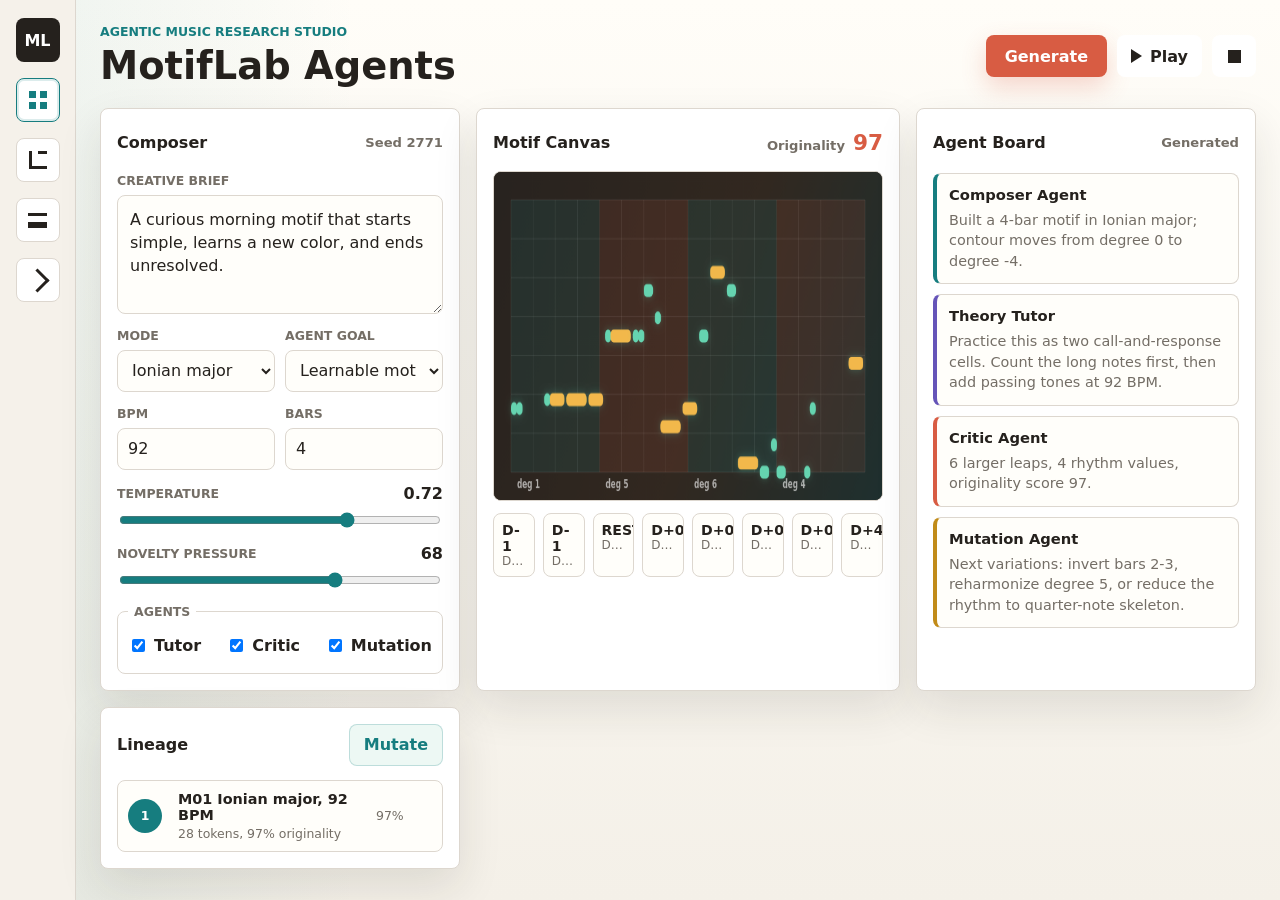
<file: index.html>
<!doctype html>
<html lang="en">
  <head>
    <meta charset="utf-8">
    <meta name="viewport" content="width=device-width, initial-scale=1">
    <title>MotifLab Agents</title>
    <link rel="stylesheet" href="styles.css">
  </head>
  <body>
    <main class="app-shell">
      <aside class="rail" aria-label="Project navigation">
        <div class="brand-mark">ML</div>
        <button class="rail-button active" title="Studio" aria-label="Studio">
          <span class="icon-grid"></span>
        </button>
        <button class="rail-button" title="Lineage" aria-label="Lineage">
          <span class="icon-branch"></span>
        </button>
        <button class="rail-button" title="Library" aria-label="Library">
          <span class="icon-stack"></span>
        </button>
        <button class="rail-button" title="Export" aria-label="Export">
          <span class="icon-arrow"></span>
        </button>
      </aside>

      <section class="workspace">
        <header class="topbar">
          <div>
            <p class="eyebrow">Agentic music research studio</p>
            <h1>MotifLab Agents</h1>
          </div>
          <div class="transport">
            <button id="generateBtn" class="primary-button">Generate</button>
            <button id="playBtn" class="icon-button wide" aria-label="Play current motif" title="Play">
              <span class="play-glyph"></span>
              <span>Play</span>
            </button>
            <button id="stopBtn" class="icon-button" aria-label="Stop playback" title="Stop">
              <span class="stop-glyph"></span>
            </button>
          </div>
        </header>

        <section class="studio-grid">
          <form class="panel compose-panel" id="controlForm">
            <div class="panel-heading">
              <h2>Composer</h2>
              <span id="seedBadge">Seed 4821</span>
            </div>

            <label class="field full">
              <span>Creative brief</span>
              <textarea id="briefInput" rows="4">A curious morning motif that starts simple, learns a new color, and ends unresolved.</textarea>
            </label>

            <div class="field-row">
              <label class="field">
                <span>Mode</span>
                <select id="modeSelect">
                  <option value="major">Ionian major</option>
                  <option value="minor">Natural minor</option>
                  <option value="dorian">Dorian</option>
                  <option value="kalyani">Kalyani</option>
                  <option value="mayamalavagowla">Mayamalavagowla</option>
                  <option value="bhairav">Bhairav</option>
                </select>
              </label>

              <label class="field">
                <span>Agent goal</span>
                <select id="goalSelect">
                  <option value="learnable">Learnable motif</option>
                  <option value="novel">High novelty</option>
                  <option value="cinematic">Cinematic arc</option>
                  <option value="groove">Rhythmic groove</option>
                </select>
              </label>
            </div>

            <div class="field-row">
              <label class="field">
                <span>BPM</span>
                <input id="bpmInput" type="number" min="52" max="168" value="92">
              </label>
              <label class="field">
                <span>Bars</span>
                <input id="barsInput" type="number" min="2" max="8" value="4">
              </label>
            </div>

            <div class="slider-field">
              <div>
                <span>Temperature</span>
                <output id="temperatureValue">0.72</output>
              </div>
              <input id="temperatureInput" type="range" min="0" max="1" step="0.01" value="0.72">
            </div>

            <div class="slider-field">
              <div>
                <span>Novelty pressure</span>
                <output id="noveltyValue">68</output>
              </div>
              <input id="noveltyInput" type="range" min="0" max="100" step="1" value="68">
            </div>

            <fieldset class="agent-switches">
              <legend>Agents</legend>
              <label><input id="tutorToggle" type="checkbox" checked> Tutor</label>
              <label><input id="criticToggle" type="checkbox" checked> Critic</label>
              <label><input id="mutationToggle" type="checkbox" checked> Mutation</label>
            </fieldset>
          </form>

          <section class="panel visual-panel">
            <div class="panel-heading">
              <h2>Motif Canvas</h2>
              <div class="meter">
                <span>Originality</span>
                <strong id="originalityScore">82</strong>
              </div>
            </div>
            <canvas id="pianoRoll" width="980" height="420" aria-label="Generated motif piano roll"></canvas>
            <div class="token-strip" id="tokenStrip"></div>
          </section>

          <section class="panel agent-panel">
            <div class="panel-heading">
              <h2>Agent Board</h2>
              <span id="statusBadge">Ready</span>
            </div>
            <div class="agent-board" id="agentBoard"></div>
          </section>

          <section class="panel lineage-panel">
            <div class="panel-heading">
              <h2>Lineage</h2>
              <button id="mutateBtn" class="secondary-button">Mutate</button>
            </div>
            <div class="lineage" id="lineageList"></div>
          </section>
        </section>
      </section>
    </main>

    <script src="app.js"></script>
  </body>
</html>
</file>
<file: styles.css>
:root {
  --ink: #25211d;
  --muted: #746e66;
  --paper: #fbfaf6;
  --panel: #ffffff;
  --line: #ddd7cf;
  --teal: #167d7f;
  --coral: #d85c43;
  --mustard: #c18b18;
  --violet: #6554b8;
  --mint: #dff4e9;
  --rose: #ffe7df;
  --shadow: 0 18px 44px rgba(37, 33, 29, 0.11);
}

* {
  box-sizing: border-box;
}

body {
  margin: 0;
  min-height: 100vh;
  color: var(--ink);
  background:
    linear-gradient(90deg, rgba(22, 125, 127, 0.08), transparent 28%),
    linear-gradient(180deg, #fffdf8, #f4f0e8);
  font-family: Inter, ui-sans-serif, system-ui, -apple-system, BlinkMacSystemFont, "Segoe UI", sans-serif;
}

button,
input,
select,
textarea {
  font: inherit;
}

button {
  cursor: pointer;
}

.app-shell {
  display: grid;
  grid-template-columns: 76px minmax(0, 1fr);
  min-height: 100vh;
}

.rail {
  display: flex;
  flex-direction: column;
  align-items: center;
  gap: 16px;
  padding: 18px 12px;
  border-right: 1px solid var(--line);
  background: #f5f1ea;
}

.brand-mark {
  display: grid;
  width: 44px;
  height: 44px;
  place-items: center;
  color: white;
  background: var(--ink);
  border-radius: 8px;
  font-weight: 800;
}

.rail-button,
.icon-button {
  display: grid;
  place-items: center;
  border: 1px solid var(--line);
  background: var(--panel);
  border-radius: 8px;
  color: var(--ink);
}

.rail-button {
  width: 44px;
  height: 44px;
}

.rail-button.active {
  border-color: var(--teal);
  box-shadow: inset 0 0 0 2px rgba(22, 125, 127, 0.15);
}

.workspace {
  min-width: 0;
  padding: 24px;
}

.topbar {
  display: flex;
  align-items: center;
  justify-content: space-between;
  gap: 16px;
  margin-bottom: 20px;
}

.eyebrow {
  margin: 0 0 4px;
  color: var(--teal);
  font-size: 0.78rem;
  font-weight: 800;
  letter-spacing: 0;
  text-transform: uppercase;
}

h1,
h2,
p {
  margin-top: 0;
}

h1 {
  margin-bottom: 0;
  font-size: clamp(1.7rem, 3vw, 2.7rem);
  letter-spacing: 0;
}

h2 {
  margin-bottom: 0;
  font-size: 1rem;
}

.transport {
  display: flex;
  align-items: center;
  gap: 10px;
}

.primary-button,
.secondary-button,
.icon-button {
  min-height: 42px;
  border-radius: 8px;
  border: 1px solid transparent;
  font-weight: 800;
}

.primary-button {
  padding: 0 18px;
  color: white;
  background: var(--coral);
  box-shadow: 0 10px 24px rgba(216, 92, 67, 0.24);
}

.secondary-button {
  padding: 0 14px;
  color: var(--teal);
  background: #edf8f4;
  border-color: rgba(22, 125, 127, 0.22);
}

.icon-button {
  width: 44px;
  height: 42px;
  background: #fff;
}

.icon-button.wide {
  display: flex;
  width: auto;
  gap: 8px;
  padding: 0 13px;
}

.studio-grid {
  display: grid;
  grid-template-columns: minmax(280px, 360px) minmax(360px, 1fr) minmax(280px, 340px);
  gap: 16px;
  align-items: stretch;
}

.panel {
  min-width: 0;
  padding: 16px;
  background: var(--panel);
  border: 1px solid var(--line);
  border-radius: 8px;
  box-shadow: var(--shadow);
}

.compose-panel,
.agent-panel,
.lineage-panel {
  display: flex;
  flex-direction: column;
  gap: 14px;
}

.visual-panel {
  display: flex;
  flex-direction: column;
  gap: 12px;
}

.panel-heading {
  display: flex;
  align-items: center;
  justify-content: space-between;
  gap: 12px;
  min-height: 34px;
}

#seedBadge,
#statusBadge,
.meter {
  color: var(--muted);
  font-size: 0.82rem;
  font-weight: 750;
}

.meter {
  display: flex;
  align-items: baseline;
  gap: 8px;
}

.meter strong {
  color: var(--coral);
  font-size: 1.35rem;
}

.field,
.slider-field {
  display: flex;
  flex-direction: column;
  gap: 7px;
}

.field span,
.slider-field span,
.agent-switches legend {
  color: var(--muted);
  font-size: 0.78rem;
  font-weight: 800;
  text-transform: uppercase;
}

.field.full {
  width: 100%;
}

.field-row {
  display: grid;
  grid-template-columns: 1fr 1fr;
  gap: 10px;
}

textarea,
select,
input[type="number"] {
  width: 100%;
  border: 1px solid var(--line);
  border-radius: 8px;
  background: #fffefa;
  color: var(--ink);
}

textarea {
  min-height: 112px;
  padding: 12px;
  resize: vertical;
  line-height: 1.45;
}

select,
input[type="number"] {
  height: 42px;
  padding: 0 10px;
}

.slider-field > div {
  display: flex;
  align-items: center;
  justify-content: space-between;
}

output {
  color: var(--ink);
  font-weight: 800;
}

input[type="range"] {
  accent-color: var(--teal);
}

.agent-switches {
  display: grid;
  grid-template-columns: repeat(3, 1fr);
  gap: 8px;
  margin: 0;
  padding: 10px;
  border: 1px solid var(--line);
  border-radius: 8px;
}

.agent-switches legend {
  padding: 0 6px;
}

.agent-switches label {
  display: flex;
  align-items: center;
  gap: 6px;
  min-height: 34px;
  font-weight: 700;
}

#pianoRoll {
  width: 100%;
  min-height: 330px;
  max-height: 58vh;
  aspect-ratio: 7 / 3;
  border: 1px solid var(--line);
  border-radius: 8px;
  background: #27231f;
}

.token-strip {
  display: grid;
  grid-template-columns: repeat(8, minmax(0, 1fr));
  gap: 8px;
}

.token {
  min-height: 42px;
  padding: 8px;
  border-radius: 8px;
  border: 1px solid var(--line);
  background: #fffefa;
  overflow: hidden;
}

.token strong {
  display: block;
  font-size: 0.88rem;
}

.token span {
  display: block;
  color: var(--muted);
  font-size: 0.75rem;
  white-space: nowrap;
  overflow: hidden;
  text-overflow: ellipsis;
}

.agent-board {
  display: grid;
  gap: 10px;
}

.agent-card {
  padding: 12px;
  border: 1px solid var(--line);
  border-radius: 8px;
  background: #fffefa;
}

.agent-card h3 {
  margin: 0 0 7px;
  font-size: 0.92rem;
}

.agent-card p {
  margin: 0;
  color: var(--muted);
  font-size: 0.9rem;
  line-height: 1.42;
}

.agent-card[data-tone="teal"] {
  border-left: 4px solid var(--teal);
}

.agent-card[data-tone="coral"] {
  border-left: 4px solid var(--coral);
}

.agent-card[data-tone="violet"] {
  border-left: 4px solid var(--violet);
}

.agent-card[data-tone="mustard"] {
  border-left: 4px solid var(--mustard);
}

.lineage {
  display: grid;
  gap: 10px;
  max-height: 390px;
  overflow: auto;
}

.lineage-item {
  display: grid;
  grid-template-columns: 40px minmax(0, 1fr) 56px;
  align-items: center;
  gap: 10px;
  padding: 10px;
  border: 1px solid var(--line);
  border-radius: 8px;
  background: #fffefa;
}

.node {
  display: grid;
  width: 34px;
  height: 34px;
  place-items: center;
  color: white;
  background: var(--teal);
  border-radius: 50%;
  font-size: 0.78rem;
  font-weight: 900;
}

.lineage-item h3 {
  margin: 0 0 3px;
  font-size: 0.9rem;
}

.lineage-item p,
.lineage-item span {
  margin: 0;
  color: var(--muted);
  font-size: 0.78rem;
}

.icon-grid,
.icon-stack,
.icon-branch,
.icon-arrow,
.play-glyph,
.stop-glyph {
  display: inline-block;
  position: relative;
}

.icon-grid {
  width: 18px;
  height: 18px;
  background:
    linear-gradient(var(--teal), var(--teal)) left top / 7px 7px no-repeat,
    linear-gradient(var(--teal), var(--teal)) right top / 7px 7px no-repeat,
    linear-gradient(var(--teal), var(--teal)) left bottom / 7px 7px no-repeat,
    linear-gradient(var(--teal), var(--teal)) right bottom / 7px 7px no-repeat;
}

.icon-stack {
  width: 19px;
  height: 15px;
  border-top: 3px solid var(--ink);
  border-bottom: 3px solid var(--ink);
}

.icon-stack::after {
  content: "";
  position: absolute;
  left: 0;
  right: 0;
  top: 6px;
  border-top: 3px solid var(--ink);
}

.icon-branch {
  width: 18px;
  height: 18px;
  border-left: 3px solid var(--ink);
  border-bottom: 3px solid var(--ink);
}

.icon-branch::after {
  content: "";
  position: absolute;
  right: 0;
  top: 0;
  width: 9px;
  border-top: 3px solid var(--ink);
}

.icon-arrow {
  width: 17px;
  height: 17px;
  border-right: 3px solid var(--ink);
  border-bottom: 3px solid var(--ink);
  transform: rotate(-45deg);
}

.play-glyph {
  width: 0;
  height: 0;
  border-top: 7px solid transparent;
  border-bottom: 7px solid transparent;
  border-left: 11px solid var(--ink);
}

.stop-glyph {
  width: 13px;
  height: 13px;
  background: var(--ink);
}

@media (max-width: 1120px) {
  .studio-grid {
    grid-template-columns: 330px minmax(0, 1fr);
  }

  .agent-panel,
  .lineage-panel {
    grid-column: span 1;
  }
}

@media (max-width: 820px) {
  .app-shell {
    grid-template-columns: 1fr;
  }

  .rail {
    position: sticky;
    top: 0;
    z-index: 5;
    flex-direction: row;
    justify-content: center;
    border-right: 0;
    border-bottom: 1px solid var(--line);
  }

  .workspace {
    padding: 16px;
  }

  .topbar,
  .transport {
    align-items: stretch;
  }

  .topbar {
    flex-direction: column;
  }

  .studio-grid,
  .field-row {
    grid-template-columns: 1fr;
  }

  .token-strip {
    grid-template-columns: repeat(2, minmax(0, 1fr));
  }

  .agent-switches {
    grid-template-columns: 1fr;
  }
}
</file>
